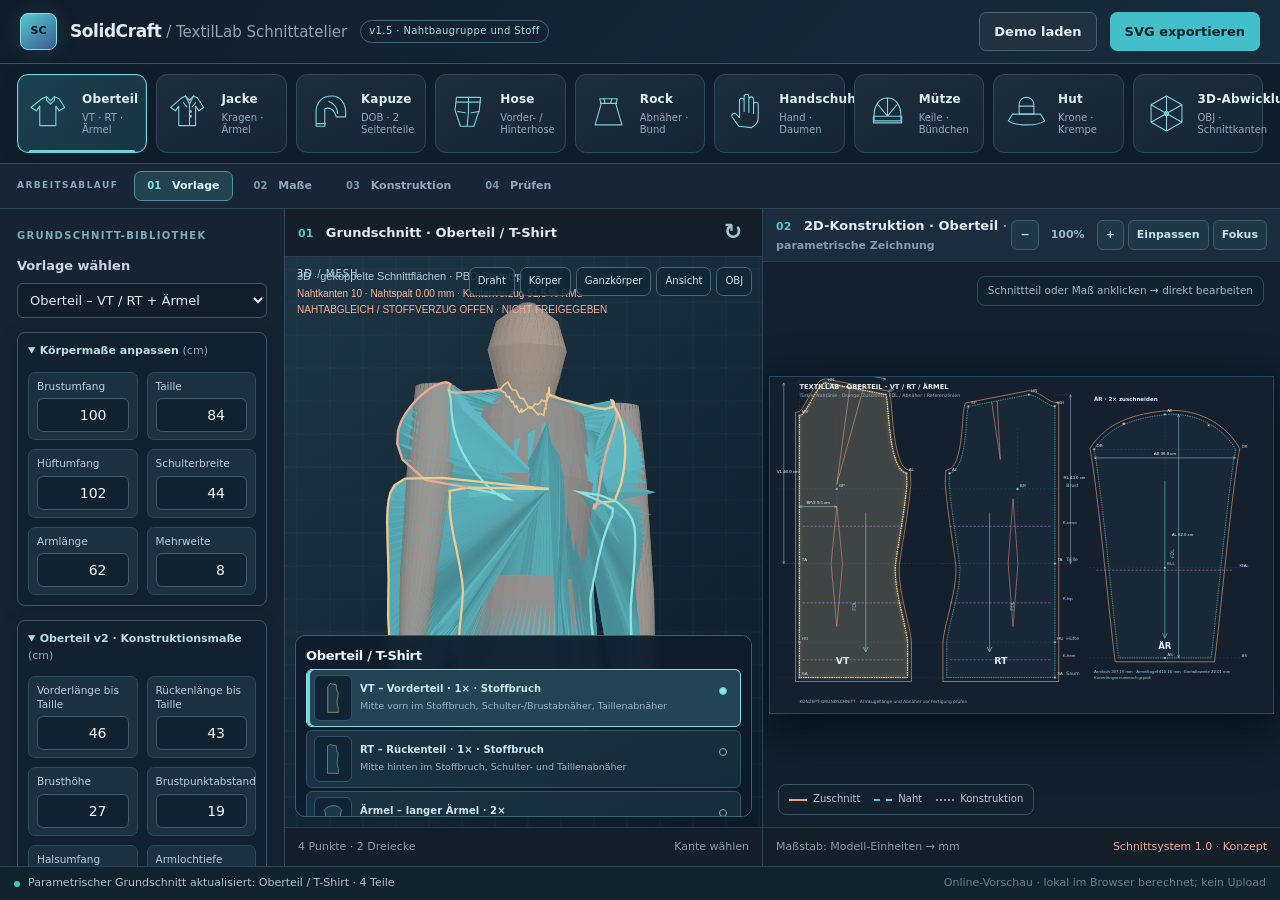
<file: docs/textillab/index.html>
<!doctype html>
<html lang="de">
<head>
  <meta charset="utf-8">
  <meta name="viewport" content="width=device-width,initial-scale=1">
  <title>SolidCraft · TextilLab Schnittatelier</title>
  <link rel="stylesheet" href="./style.css">
  <link rel="stylesheet" href="./studio-workspace.css">
  <script defer src="./browser-engine.js"></script>
  <script defer src="./bodice-v2.js"></script>
  <script defer src="./pants-system.js"></script>
  <script defer src="./ruleset-registry.js"></script>
  <script defer src="./seam-contracts.js"></script>
  <script defer src="./hood-system.js"></script>
  <script defer src="./hood-drape.js"></script>
  <script defer src="./top-sewing.js"></script>
  <script defer src="./garment-3d.js"></script>
  <script defer src="./pattern-library.js"></script>
  <script defer src="./drafting-system.js"></script>
  <script defer src="./app.js"></script>
  <script defer src="./studio-workspace.js"></script>
</head>
<body>
<header class="topbar">
  <div class="brand">
    <div class="brandmark">SC</div>
    <div><strong>SolidCraft</strong><span> / TextilLab Schnittatelier</span></div>
    <span class="tag">v1.5 · Nahtbaugruppe und Stoff</span>
  </div>
  <div class="topactions">
    <span class="topnote">Online-Demo · Browser-Geometrie</span>
    <button id="sampleBtn" class="btn soft">Demo laden</button>
    <button id="exportBtn" class="btn primary" disabled>SVG exportieren</button>
  </div>
</header>
<nav id="templateStrip" class="template-strip" aria-label="Grundschnitt auswählen"></nav>
<div class="workflow-bar" role="group" aria-label="Konstruktionsablauf">
  <span class="workflow-caption">ARBEITSABLAUF</span>
  <button type="button" class="workflow-step is-active" data-step="template"><span>01</span> Vorlage</button>
  <button type="button" class="workflow-step" data-step="measure"><span>02</span> Maße</button>
  <button type="button" class="workflow-step" data-step="construction"><span>03</span> Konstruktion</button>
  <button type="button" class="workflow-step" data-step="check"><span>04</span> Prüfen</button>
  <div id="workspaceContext" class="workflow-context">Grundschnitt wählen</div>
</div>
<main class="workbench">
  <aside class="sidebar">
    <div class="sectiontitle">GRUNDSCHNITT-BIBLIOTHEK</div>
    <div class="section">
      <label for="templateType" class="fieldlabel">Vorlage wählen</label>
      <select id="templateType" class="full">
        <option value="top">Oberteil – VT / RT + Ärmel</option>
        <option value="jacket">Jacke</option>
        <option value="hood">Kapuze – parametrisch</option>
        <option value="trousers">Hose – Vorder-/Hinterhose v2</option>
        <option value="glove">Handschuh</option>
        <option value="beanie">Mütze</option>
        <option value="hat">Hut</option>
        <option value="skirt">Rock</option>
        <option value="mesh">3D-Modell abwickeln (OBJ)</option>
      </select>
      <details class="measure-details" open>
        <summary>Körpermaße anpassen <span>(cm)</span></summary>
        <div class="measure-grid"><label class="measure-input"><span>Brustumfang</span><input id="m-chest" type="number" min="1" max="300" step="0.5" value="100" aria-label="Brustumfang in Zentimeter"></label>
<label class="measure-input"><span>Taille</span><input id="m-waist" type="number" min="1" max="300" step="0.5" value="84" aria-label="Taille in Zentimeter"></label>
<label class="measure-input"><span>Hüftumfang</span><input id="m-hip" type="number" min="1" max="300" step="0.5" value="102" aria-label="Hüftumfang in Zentimeter"></label>
<label class="measure-input"><span>Oberteillänge</span><input id="m-back" type="number" min="1" max="300" step="0.5" value="65" aria-label="Oberteillänge in Zentimeter"></label>
<label class="measure-input"><span>Schulterbreite</span><input id="m-shoulder" type="number" min="1" max="300" step="0.5" value="44" aria-label="Schulterbreite in Zentimeter"></label>
<label class="measure-input"><span>Armlänge</span><input id="m-sleeve" type="number" min="1" max="300" step="0.5" value="62" aria-label="Armlänge in Zentimeter"></label>
<label class="measure-input"><span>Schrittlänge</span><input id="m-inseam" type="number" min="1" max="300" step="0.5" value="80" aria-label="Schrittlänge in Zentimeter"></label>
<label class="measure-input"><span>Kopfumfang</span><input id="m-head" type="number" min="1" max="300" step="0.5" value="57" aria-label="Kopfumfang in Zentimeter"></label>
<label class="measure-input"><span>Handumfang</span><input id="m-hand" type="number" min="1" max="300" step="0.5" value="22" aria-label="Handumfang in Zentimeter"></label>
<label class="measure-input"><span>Handlänge</span><input id="m-handLength" type="number" min="1" max="300" step="0.5" value="19" aria-label="Handlänge in Zentimeter"></label>
<label class="measure-input"><span>Mehrweite</span><input id="m-ease" type="number" min="1" max="300" step="0.5" value="8" aria-label="Mehrweite in Zentimeter"></label></div>
      </details>
      <details class="measure-details top-only" open><summary>Oberteil v2 · Konstruktionsmaße <span>(cm)</span></summary><div class="measure-grid"><label class="measure-input"><span>Vorderlänge bis Taille</span><input id="m-frontLength" type="number" min="0.5" max="300" step="0.5" value="46" aria-label="Vorderlänge bis Taille in Zentimeter"></label><label class="measure-input"><span>Rückenlänge bis Taille</span><input id="m-backWaist" type="number" min="0.5" max="300" step="0.5" value="43" aria-label="Rückenlänge bis Taille in Zentimeter"></label><label class="measure-input"><span>Brusthöhe</span><input id="m-bustHeight" type="number" min="0.5" max="300" step="0.5" value="27" aria-label="Brusthöhe in Zentimeter"></label><label class="measure-input"><span>Brustpunktabstand</span><input id="m-bustSpan" type="number" min="0.5" max="300" step="0.5" value="19" aria-label="Brustpunktabstand in Zentimeter"></label><label class="measure-input"><span>Halsumfang</span><input id="m-neck" type="number" min="0.5" max="300" step="0.5" value="38" aria-label="Halsumfang in Zentimeter"></label><label class="measure-input"><span>Armlochtiefe</span><input id="m-armholeDepth" type="number" min="0.5" max="300" step="0.5" value="23" aria-label="Armlochtiefe in Zentimeter"></label><label class="measure-input"><span>Taille bis Hüfte</span><input id="m-waistToHip" type="number" min="0.5" max="300" step="0.5" value="20" aria-label="Taille bis Hüfte in Zentimeter"></label><label class="measure-input"><span>Taille bis Saum</span><input id="m-hemBelowWaist" type="number" min="0.5" max="300" step="0.5" value="29" aria-label="Taille bis Saum in Zentimeter"></label><label class="measure-input"><span>Schulterabfall</span><input id="m-shoulderSlope" type="number" min="0.5" max="300" step="0.5" value="3" aria-label="Schulterabfall in Zentimeter"></label><label class="measure-input"><span>Oberarmumfang</span><input id="m-upperArm" type="number" min="1" max="300" step="0.5" value="34" aria-label="Oberarmumfang in Zentimeter"></label><label class="measure-input"><span>Handgelenkumfang</span><input id="m-wrist" type="number" min="1" max="300" step="0.5" value="19" aria-label="Handgelenkumfang in Zentimeter"></label></div><div class="hint">VT, RT und 2 Ärmel mit Brust-, Taillen- und Hüftlinien, Abnähern, Ärmelkugel und Fadenlauf.</div></details><div class="hint">Grundschnitt-Prototypen: Maße und Mehrweite anpassen, Passform mit Probeteil prüfen.</div>
    </div>
    

    <div class="hood-only hood-setup" id="hoodPanel">
 <div class="sectiontitle">HOODLAB · KAPUZENKONSTRUKTION</div>
 <div class="section">
  <label class="fieldlabel" for="hoodVariant">Kapuzenvariante</label>
  <select id="hoodVariant" class="full">
   <option value="close">Anliegend · DOB-Zahlenreferenz</option>
   <option value="relaxed">Aufgelockert · DOB-Zahlenreferenz</option>
   <option value="dartless">Abnäherlos · vereinfachter Entwurf</option>
  </select>
  <label class="fieldlabel gap-top" for="hoodProfile">Konstruktionsprofil</label>
  <select id="hoodProfile" class="full">
   <option value="women">Damen · DOB</option>
   <option value="men">Herren · HAKA (noch nicht geprüft)</option>
   <option value="child">Kinder (noch nicht geprüft)</option>
  </select>
  <p class="hint">Fachliche Zahlenbezüge: <a href="https://www.muellerundsohn.com/allgemein/schnittkonstruktion-kapuze/" target="_blank" rel="noopener noreferrer">Müller &amp; Sohn – Kapuzenkonstruktion</a>. Die Bézier-Konturen und 3D-Form sind eigenständige Näherungen.</p>
  <details class="measure-details" open><summary>Kapuzen- und Halsmaße <span>(cm)</span></summary>
   <div class="measure-grid">
    <label class="measure-input"><span>Kopfumfang</span><input id="h-headCirc" type="number" step=".5" min="36" max="70" value="57"></label>
    <label class="measure-input"><span>Halsloch hinten</span><input id="h-backNeck" type="number" step=".5" min="5" max="25" value="10"></label>
    <label class="measure-input"><span>Halsloch vorne</span><input id="h-frontNeck" type="number" step=".5" min="5" max="25" value="12"></label>
    <label class="measure-input"><span>Halsspiegelbreite</span><input id="h-neckWidth" type="number" step=".5" min="3" max="15" value="8"></label>
    <label class="measure-input"><span>Halslochvertiefung</span><input id="h-frontNeckDrop" type="number" step=".5" min="0" max="14" value="5"></label>
    <label class="measure-input"><span>Kapuzenhöhe</span><input id="h-hoodHeight" type="number" step=".5" min="22" max="45" value="32"></label>
    <label class="measure-input"><span>Kapuzentiefe</span><input id="h-hoodDepth" type="number" step=".5" min="18" max="42" value="27"></label>
    <label class="measure-input"><span>Abnäherreserve</span><input id="h-dartIntake" type="number" step=".5" min="0" max="7" value="3.5"></label>
    <label class="measure-input"><span>Übertritt</span><input id="h-faceOverlap" type="number" step=".5" min="0" max="5" value="0"></label>
   </div>
  </details>
  <div class="fieldrow" id="hoodChildAgeRow" hidden>
    <label for="hoodAgeYears">Alter im Kinderprofil</label>
    <div class="inputunit"><input id="hoodAgeYears" type="number" min="1" max="14" value="8" step="1"><span>Jahre</span></div>
  </div>
  <div class="fieldrow gap-top"><label for="hoodJoinMode">Naht-Verbindung</label>
   <select id="hoodJoinMode"><option value="match">Gleich lang</option><option value="stretch">Gezielt dehnen</option><option value="ease">Gezielt einhalten</option></select>
  </div>
  <div class="fieldrow" id="hoodEaseRow" hidden><label for="hoodAllowedEase">Einhalteweite / Halbkapuze</label>
   <div class="inputunit"><input id="hoodAllowedEase" type="number" value=".5" step=".1" min="0" max="4"><span>cm</span></div>
  </div>
  <div class="fieldrow" id="hoodStretchRow" hidden>
    <label for="hoodStretchPct">Materialdehnung</label>
    <div class="inputunit"><input id="hoodStretchPct" type="number" min=".1" max="12" value="4" step=".5"><span>%</span></div>
  </div>
  <label class="hood-verified" id="hoodVerifiedRow" hidden>
    <input id="hoodVerifiedMaterial" type="checkbox"> Dehnung am verwendeten Stoff tatsächlich geprüft
  </label>
 </div>
 <div class="sectiontitle">KONSTRUKTIONSREGELN UND NAHTKONTROLLE</div>
 <div class="section" id="hoodRuleReport" aria-live="polite"></div>
 <div class="section"><p class="hint" id="hoodSourceNote">Damenwerte teilweise öffentlich dokumentiert. Kein geprüftes Serien-Schnittsystem.</p></div>
</div>

<div class="fit-only">
 <div class="sectiontitle">3D-ANPROBE · KÖRPER UND STOFF</div>
 <label class="top-seam-only top-avatar-linked"><input id="topAvatarLink" type="checkbox" checked> Körpermaße automatisch mit dem Oberteil synchronisieren</label>
 <div class="section hood-fit-panel">
  <label class="fieldlabel" for="fitProfile">3D-Körperprofil (Beispielmaße, keine Normgrößentabelle)</label>
  <select id="fitProfile" class="full">
    <option value="women">Damen</option><option value="men">Herren</option><option value="child">Kinder</option>
  </select>
  <details class="measure-details" open>
   <summary>Maßpuppe einstellen <span>(cm)</span></summary>
   <div class="measure-grid">
    <label class="measure-input"><span>Körpergröße</span><input id="fitHeight" type="number" min="70" max="225" step=".5" value="168"></label>
    <label class="measure-input"><span>Schulterbreite</span><input id="fitShoulder" type="number" min="22" max="65" step=".5" value="41"></label>
    <label class="measure-input"><span>Brustumfang</span><input id="fitChest" type="number" min="42" max="170" step=".5" value="94"></label>
    <label class="measure-input"><span>Taillenumfang</span><input id="fitWaist" type="number" min="39" max="170" step=".5" value="75"></label>
    <label class="measure-input"><span>Hüftumfang</span><input id="fitHip" type="number" min="42" max="190" step=".5" value="99"></label>
    <label class="measure-input"><span>Halsumfang</span><input id="fitNeck" type="number" min="20" max="59" step=".5" value="35"></label>
   </div>
  </details>
  <details class="measure-details" open>
   <summary>Stoff und Drapierung</summary>
   <label for="fabricPreset" class="fieldlabel">Stoff-Beispieltyp</label>
   <select id="fabricPreset" class="full">
    <option value="cotton">Baumwolle – mittlere Steifigkeit</option>
    <option value="jersey">Jersey – weich / dehnbar</option>
    <option value="denim">Denim – schwer / steif</option>
    <option value="shell">Softshell – formstabil</option>
   </select>
   <div class="hood-fabric-sliders">
    <label for="fabricStiffness">Zugsteifigkeit <output id="fabricStiffnessValue">0,53</output>
     <input id="fabricStiffness" type="range" min=".03" max="1" step=".01" value=".53"></label>
    <label for="fabricBending">Biegesteifigkeit <output id="fabricBendingValue">0,30</output>
     <input id="fabricBending" type="range" min=".02" max="1" step=".01" value=".30"></label>
    <label for="fabricDrape">Schwerkraft-Drapierung <output id="fabricDrapeValue">0,58</output>
     <input id="fabricDrape" type="range" min="0" max="2" step=".02" value=".58"></label>
    <label for="fabricClearance">Abstand zum Körper (mm)
     <input id="fabricClearance" type="number" min="2" max="35" step="1" value="9"></label>
   </div>
  </details>
  <p class="hint">Stoffverhalten: Feder-/Masse-Modell mit Schwerkraft und Körperkollision. Stoffeigenschaften sind beispielhaft, nicht kalibriert. Faltenwurf und Passform sind nicht freigegeben.</p>
  <div id="hoodDrapeReport" class="hood-drape-report" aria-live="polite">3D-Nähkanten und Stoffberechnung erscheinen nach der Konstruktion.</div>
 </div>


 <div class="top-seam-only" id="topSewingReport" aria-live="polite">
  Die 3D-Schnittbaugruppe wird aus den tatsächlich berechneten Vorder-, Rücken- und Ärmelnähten erstellt.
 </div>

</div>

<div class="pants-only pants-setup">
  <div class="sectiontitle">HOSENSCHNITT · REGELBASIERT</div>
  <div class="section">
    <label class="fieldlabel" for="pantsMethod">Konstruktionssystem</label>
    <select id="pantsMethod" class="full">
      <option value="textillab.pants.experimental.1">TextilLab Experimental 1</option>
      <option value="muller.sohn.pending" disabled>Müller &amp; Sohn – Quellenabgleich offen</option>
    </select>
    <p class="hint">Unabhängige Prototypformeln. Fachliche Validierung anhand deiner Bücher folgt über dokumentierte Referenzwerte.</p>
    <details class="measure-details" open>
      <summary>Hosen-Konstruktionsmaße <span>(cm)</span></summary>
      <div class="measure-grid"><label class="measure-input"><span>Seitenlänge</span><input id="m-outseam" type="number" step="0.5" value="108" aria-label="Seitenlänge in Zentimeter"></label>
<label class="measure-input"><span>Leibhöhe / Sitztiefe</span><input id="m-crotchDepth" type="number" step="0.5" value="28" aria-label="Leibhöhe / Sitztiefe in Zentimeter"></label>
<label class="measure-input"><span>Taille–Hüfte</span><input id="m-pantsWaistToHip" type="number" step="0.5" value="20" aria-label="Taille–Hüfte in Zentimeter"></label>
<label class="measure-input"><span>Taille–Knie</span><input id="m-waistToKnee" type="number" step="0.5" value="60" aria-label="Taille–Knie in Zentimeter"></label>
<label class="measure-input"><span>Oberschenkelumfang</span><input id="m-thigh" type="number" step="0.5" value="64" aria-label="Oberschenkelumfang in Zentimeter"></label>
<label class="measure-input"><span>Knieumfang</span><input id="m-knee" type="number" step="0.5" value="48" aria-label="Knieumfang in Zentimeter"></label>
<label class="measure-input"><span>Saumumfang je Bein</span><input id="m-hem" type="number" step="0.5" value="44" aria-label="Saumumfang je Bein in Zentimeter"></label>
<label class="measure-input"><span>Hüftzugabe</span><input id="m-hipEase" type="number" step="0.5" value="4" aria-label="Hüftzugabe in Zentimeter"></label>
<label class="measure-input"><span>Taillenzugabe</span><input id="m-waistEase" type="number" step="0.5" value="2" aria-label="Taillenzugabe in Zentimeter"></label>
<label class="measure-input"><span>Abnäher hinten</span><input id="m-dartIntake" type="number" step="0.5" value="2" aria-label="Abnäher hinten in Zentimeter"></label>
<label class="measure-input"><span>Schrittausladung ±</span><input id="m-crotchExtension" type="number" step="0.5" value="0" aria-label="Schrittausladung ± in Zentimeter"></label></div>
    </details>
  </div>
  <div class="sectiontitle">REGELN UND NAHTKONTROLLE</div>
  <div class="section" id="pantsRuleReport" aria-live="polite"></div>
  <div class="sectiontitle">BUCH-REFERENZVERGLEICH</div>
  <div class="section">
    <p class="hint">Referenzblatt mit Buchtitel, Ausgabe, Seiten und eigenen Kontrollmaßen importieren. Keine unbekannten Formeln werden als Müller &amp; Sohn ausgegeben.</p>
    <label for="pantsReferenceFile" class="btn soft" style="display:inline-flex">Referenzwerte laden (JSON)</label>
    <input id="pantsReferenceFile" type="file" accept=".json,application/json" hidden>
    <div id="pantsReferenceReport" class="pants-reference-report" aria-live="polite"></div>
  </div>
</div>

<div class="v1-panel top-only">
      <div class="sectiontitle">SCHNITTSYSTEM · TEXTILLAB EXPERIMENTAL 1</div>
      <div class="section">
        <div class="fieldrow">
          <label for="draftFit">Passform</label>
          <select id="draftFit"><option value="fitted">Körpernah</option><option value="regular" selected>Regular</option><option value="comfort">Bequem</option><option value="loose">Weit</option><option value="oversize">Oversize</option><option value="custom">Eigene Mehrweite</option></select>
        </div>
        <div class="fieldrow">
          <label for="draftStyle">Modellvariante</label>
          <select id="draftStyle"><option value="bodice" selected>Grundschnitt</option><option value="shirt">Shirt</option><option value="blouse">Bluse</option><option value="jacket">Jackenbasis</option><option value="coat">Mantelbasis</option><option value="sleeveless">Ärmellos</option></select>
        </div>
        <div class="fieldrow">
          <label for="draftEase">Ziel-Einhalteweite</label>
          <div class="inputunit"><input id="draftEase" type="number" value="22" step="1" min="0" max="45"><span>mm</span></div>
        </div>
      </div>
      <div class="sectiontitle">VERLÄNGERN / KÜRZEN</div>
      <div class="section">
        <p class="hint">Änderungen wirken auf benannte Körperabschnitte und lösen eine neue Konstruktion aus, nicht nur eine SVG-Skalierung.</p>
        <div class="measure-grid">
          <label class="measure-input"><span>K1 Brust–Taille</span><input id="zone-torso" type="number" value="0" step="0.5" min="-12" max="35" aria-label="Brust Taille verlängern kürzen in cm"></label>
          <label class="measure-input"><span>K2 Taille–Hüfte</span><input id="zone-hip" type="number" value="0" step="0.5" min="-12" max="35" aria-label="Taille Hüfte verlängern kürzen in cm"></label>
          <label class="measure-input"><span>K3 Unterhalb Hüfte</span><input id="zone-hem" type="number" value="0" step="0.5" min="-12" max="35" aria-label="Saum verlängern kürzen in cm"></label>
          <label class="measure-input"><span>K4 Ärmellänge</span><input id="zone-sleeve" type="number" value="0" step="0.5" min="-12" max="35" aria-label="Ärmel verlängern kürzen in cm"></label>
        </div>
        <div class="v1-actions">
          <button id="draftUndo" class="btn soft" type="button">↶ Rückgängig</button>
          <button id="draftRedo" class="btn soft" type="button">↷ Wiederholen</button>
        </div>
      </div>
      <div class="sectiontitle">ZEICHNUNGSEBENEN</div>
      <div class="section layer-grid" id="draftLayers">
        <label><input type="checkbox" id="layer-guides" checked> Konstruktionslinien</label>
        <label><input type="checkbox" id="layer-dimensions" checked> Bemaßung</label>
        <label><input type="checkbox" id="layer-points" checked> Punktnamen</label>
        <label><input type="checkbox" id="layer-alterations" checked> Änderungslinien</label>
        <label><input type="checkbox" id="layer-notes" checked> Nahtkontrolle</label>
      </div>
      <div class="v1-actions">
        <button id="draftSave" class="btn soft" type="button">Projekt JSON</button>
        <label for="draftLoad" class="btn soft">Projekt öffnen</label>
        <input id="draftLoad" type="file" accept="application/json,.json" hidden>
      </div>
    </div>

    <div class="sectiontitle mesh-only">TEXTIL-PROJEKT</div>
    <div class="section mesh-only">
      <label class="fieldlabel" for="objFile">3D-Oberfläche importieren</label>
      <label class="fileinput" for="objFile">
        <span class="fileicon">↑</span><strong>OBJ-Datei auswählen</strong>
        <small>Dreiecke und Vierecke · max. 2 MB</small>
      </label>
      <input id="objFile" type="file" accept=".obj,text/plain" hidden>
      <div class="filemeta" id="fileName">Beispieldatei wird geladen …</div>
      <div class="fieldrow">
        <label for="units">Modell-Einheit</label>
        <select id="units">
          <option value="mm" selected>Millimeter</option>
          <option value="cm">Zentimeter</option>
          <option value="m">Meter</option>
        </select>
      </div>
    </div>
    <div class="sectiontitle">MATERIAL & ZUSCHNITT</div>
    <div class="section">
      <label class="fieldlabel" for="material">Material (Beispielwerte)</label>
      <select id="material" class="full">
        <option value="210" selected>Nylon 420D · 210 g/m²</option>
        <option value="350">Beschichtetes Gewebe · 350 g/m²</option>
        <option value="150">Baumwolle · 150 g/m²</option>
        <option value="custom">Benutzerdefiniert</option>
      </select>
      <div class="fieldrow gap-top">
        <label for="density">Flächengewicht</label>
        <div class="inputunit"><input id="density" type="number" value="210" min="1" max="5000" step="1"><span>g/m²</span></div>
      </div>
      <div class="fieldrow">
        <label for="allowance">Nahtzugabe</label>
        <div class="inputunit"><input id="allowance" type="number" value="10" min="0" max="200" step=".5"><span>mm</span></div>
      </div>
      <div class="hint">Die Materialdaten dienen zur überschlägigen Berechnung und sind nicht zertifiziert.</div>
    </div>
    <div class="sectiontitle mesh-only">SCHNITTKANTEN</div>
    <div class="section mesh-only">
      <p class="sidecopy">Klicke im 3D-Fenster auf eine <strong>innere Netzkante</strong>. Rot bedeutet: Hier wird die Stofffläche getrennt.</p>
      <div class="fieldrow"><span>Aktive Trennkanten</span><strong id="seamCount">0</strong></div>
      <div id="seamList" class="seamlist"><span class="muted">Noch keine</span></div>
      <button id="clearBtn" class="btn full soft">Schnittkanten zurücksetzen</button>
    </div>
    <div class="sidebarbottom">Browser-Demo · keine Fertigungsvorlage</div>
  </aside>
  <div class="panes">
    <section class="pane modelpane">
      <div class="panelbar"><div><span class="panelid">01</span> <span id="modelPanelTitle">Grundschnitt-Bibliothek</span></div><button class="iconbutton" id="viewBtn" title="3D-Ansicht zurücksetzen">↻</button></div>
      <div class="modelcontainer">
        <div id="libraryInfo" class="library-overview" aria-live="polite"></div>
        <canvas id="garmentCanvas" class="garment3d-canvas" aria-label="Drehbare 3D-Kleidungsansicht"></canvas>
        <div class="garment3d-tools" id="garment3dTools">
          <button id="garmentWire" type="button" aria-pressed="false" title="Drahtgitter an/aus">Draht</button>
          <button id="garmentBody" type="button" aria-pressed="true" title="Kopf-Referenz an/aus">Körper</button>
          <button id="garmentFullBody" type="button" aria-pressed="false" title="Ganze Maßpuppe anzeigen">Ganzkörper</button>
          <button id="garmentReset" type="button" title="3D-Ansicht zurücksetzen">Ansicht</button>
          <button id="garmentObj" type="button" title="Schematisches 3D-Modell als OBJ exportieren">OBJ</button>
        </div>
        <canvas id="modelCanvas" aria-label="Interaktive 3D-Ansicht mit wählbaren Mesh-Kanten"></canvas>
        <div class="viewhint">Ziehen: Drehen · Mausrad: Zoom · Klick auf Kante: Schnitt setzen</div>
        <div class="axes">3D / MESH</div>
      </div>
      <div class="panefooter"><span id="meshStats">Keine Geometrie</span><span id="faceInfo">Kante wählen</span></div>
    </section>
    <section class="pane cutpane">
      <div class="panelbar"><div><span class="panelid">02</span> <span id="drawingPaneTitle">2D-Schnittmuster</span> <span class="muted small">· parametrische Zeichnung</span></div>
<div class="drawing-tools" role="group" aria-label="Zeichnung bedienen">
 <button type="button" id="zoomOut" title="Zeichnung verkleinern" aria-label="Verkleinern">−</button>
 <output id="zoomValue" aria-label="Zoom">100%</output>
 <button type="button" id="zoomIn" title="Zeichnung vergrößern" aria-label="Vergrößern">+</button>
 <button type="button" id="zoomFit" title="Zeichnung einpassen">Einpassen</button>
 <button type="button" id="focusDrawing" title="Zeichnung maximieren" aria-pressed="false">Fokus</button>
</div></div>
      <div class="previewcontainer" id="previewContainer">
        <div id="preview" class="preview" role="region" aria-label="Interaktive technische Schnittzeichnung">
          <div class="placeholder">Schnittmuster wird berechnet …</div>
        </div>
        <div class="legend"><span><i class="legendcut"></i> Zuschnitt</span><span><i class="legendsew"></i> Naht</span><span><i class="legendguide"></i> Konstruktion</span></div>
<div class="drawing-hint" id="drawingHint">Schnittteile anklicken, um sie auszuwählen · Maße direkt bearbeiten</div>
      </div>
      <div class="panefooter"><span>Maßstab: Modell-Einheiten → mm</span><span id="errorDetail"></span></div>
    </section>
  </div>
  <aside class="inspector">
    <div class="inspector-status">
  <span class="inspector-kicker">AKTUELLES SCHNITTTEIL</span>
  <strong id="selectedPieceTitle">Noch nichts gewählt</strong>
  <p id="selectedPieceInfo">Wähle in der Zeichnung ein Schnittteil aus.</p>
</div>
<div class="sectiontitle">ERGEBNISSE</div>
    <div class="metric"><span>Schnittteile</span><strong id="pieces">–</strong></div>
    <div class="metric"><span>Nahtfläche</span><strong id="sewnArea">–</strong><small>m²</small></div>
    <div class="metric"><span>Zuschnittfläche</span><strong id="cutArea">–</strong><small>m²</small></div>
    <div class="metric"><span>Stoffgewicht (ca.)</span><strong id="mass">–</strong><small>g</small></div>
<div class="sectiontitle withgap top-only">KONSTRUKTIONSREGELN</div>
    <div id="draftRuleReport" class="rule-report top-only"></div>
    <div class="source-reference pants-only" id="systemSourceReference">
  <div class="inspector-kicker">REFERENZ · MÜLLER &amp; SOHN</div>
  <p>Grundschnitt Standardhose – Vorlage für unseren fachlichen Abgleich, noch nicht als Konstruktionsregeln übernommen.</p>
  <a href="https://www.muellerundsohn.com/allgemein/schnittmuster-grundschnitt-hose-und-bundfaltenhose/" target="_blank" rel="noopener noreferrer">Original-Konstruktion beim Verlag ansehen ↗</a>
  <a href="./examples/trousers-v11.svg" target="_blank" rel="noopener noreferrer">Aktueller TextilLab-Prototyp ↗</a>
</div>
<div class="sectiontitle withgap">HINWEISE</div>
    <p class="inspectorcopy">Diese kostenlose Online-Vorschau verwendet eine JavaScript-Umsetzung der Kerngeometrie. Die installierbare TextilLab-Version berechnet mit Rust. Aktuell sind abwickelbare Dreiecksnetze und konvexe Zuschnittkonturen mit Nahtzugabe unterstützt.</p>
    <p class="inspectorcopy">Doppelt gekrümmte Flächen benötigen später Dehnungsoptimierung und automatische Teilungsnähte.</p>
  </aside>
</main>
<footer class="statusline"><span class="statusdot"></span><span id="status">Studio wird initialisiert …</span><span class="right">Online-Vorschau · lokal im Browser berechnet; kein Upload</span></footer>
</body>
</html>
</file>
<file: docs/textillab/style.css>
:root{color-scheme:dark;--bg:#101820;--panel:#17222e;--panel2:#1b2836;--border:#2c3a49;--text:#e4ebf4;--muted:#8998aa;--accent:#54c5d1;--orange:#ef9f74}
*{box-sizing:border-box}html,body{width:100%;height:100%;margin:0}body{background:var(--bg);font:13px/1.48 "Segoe UI",Inter,system-ui,sans-serif;color:var(--text);display:flex;flex-direction:column;overflow:hidden}
button,input,select{font:inherit}button{cursor:pointer}button:disabled{opacity:.4;cursor:not-allowed}
.topbar{height:58px;display:flex;align-items:center;justify-content:space-between;border-bottom:1px solid var(--border);padding:0 19px;flex-shrink:0;background:#151e28}
.brand,.topactions{display:flex;align-items:center;gap:13px}.brand{font-size:15px}.brand span{color:#91a1b3}.brandmark{background:linear-gradient(145deg,#55c9d2,#3b5a90);color:#0c1b24;font-weight:900;padding:6px 7px;border-radius:8px;font-size:11px}.tag{font-size:10px;padding:3px 8px;border:1px solid #416473;border-radius:99px!important;color:#a3dde4!important;letter-spacing:.04em}.topnote{color:var(--muted);font-size:11px}
.btn{border:1px solid #476075;border-radius:7px;padding:8px 12px;color:var(--text);background:#233547;font-weight:600;transition:.15s}.btn:hover:not(:disabled){background:#30465a}.btn.primary{background:#42bfc9;color:#08242b;border:1px solid #42bfc9}.btn.primary:hover:not(:disabled){background:#72dae1}.btn.soft{background:#223140}
.workbench{display:grid;grid-template-columns:250px minmax(0,1fr) 207px;min-height:0;flex:1}
.sidebar,.inspector{overflow:auto;background:var(--panel);padding:16px 14px;border-right:1px solid var(--border)}.inspector{border-left:1px solid var(--border);border-right:0}
.sectiontitle{font-size:10px;font-weight:700;color:#829db2;letter-spacing:.14em;margin:3px 0 12px}.sectiontitle:not(:first-child){margin-top:19px;padding-top:18px;border-top:1px solid var(--border)}
.section{margin-bottom:10px}.fieldlabel{display:block;color:#cad6e4;font-weight:600;margin-bottom:8px}.fileinput{min-height:98px;display:flex;flex-direction:column;align-items:center;justify-content:center;gap:2px;border:1px dashed #527385;background:#1d2d3b;border-radius:9px;text-align:center;cursor:pointer}.fileinput:hover{border-color:#7cdde1}.fileinput .fileicon{font-size:25px;color:var(--accent);line-height:1.1}.fileinput small{color:var(--muted);font-size:10px}.filemeta{color:var(--muted);font-size:11px;margin:8px 0 16px;overflow-wrap:anywhere}
.fieldrow{display:flex;align-items:center;justify-content:space-between;gap:10px;margin-bottom:11px}.fieldrow label,.fieldrow>span{color:#c5d1e1}.fieldrow select{max-width:125px}
select,input[type=number]{background:#121e2a;border:1px solid #3c5366;border-radius:6px;color:var(--text);height:35px;padding:0 8px}
select.full,.btn.full{width:100%}.inputunit{display:flex;align-items:center;gap:6px}.inputunit input{width:75px;text-align:right}.inputunit span{font-size:11px;color:var(--muted)}.gap-top{margin-top:15px}.hint,.sidecopy,.inspectorcopy{font-size:11px;color:var(--muted);line-height:1.6}.sidecopy strong{color:#d3e4ed}
.seamlist{min-height:60px;max-height:155px;overflow:auto;margin:10px 0;display:flex;align-content:flex-start;flex-wrap:wrap;gap:6px}.seamitem{border:1px solid #a65a52;background:#4f2a2b;border-radius:5px;padding:5px 7px;color:#fbb2a5}.muted{color:var(--muted)}.small{font-size:11px}.sidebarbottom{margin-top:25px;padding-top:15px;border-top:1px solid var(--border);font-size:11px;color:#61748a}
.panes{display:grid;grid-template-columns:1fr 1fr;min-width:0;min-height:0;gap:1px;background:var(--border)}.pane{background:#151f2a;display:flex;flex-direction:column;min-width:0;min-height:0}
.panelbar,.panefooter{height:48px;flex-shrink:0;display:flex;align-items:center;justify-content:space-between;padding:0 13px;border-bottom:1px solid var(--border);font-weight:600}
.panefooter{height:39px;border-top:1px solid var(--border);border-bottom:0;font-size:11px;font-weight:400;color:var(--muted);gap:8px}
.panelid{color:var(--accent);font-size:11px;margin-right:8px}.iconbutton{font-size:22px;color:#a5c4ce;background:none;border:0;padding:1px 7px;border-radius:5px}.iconbutton:hover{background:#2a3e51}.mini{font-size:10px;color:#7ccdd8;border:1px solid #3a6470;padding:2px 7px;border-radius:4px}
.modelcontainer,.previewcontainer{flex:1;min-height:0;position:relative;overflow:hidden}.modelcontainer{background:radial-gradient(ellipse at center,#203040 0%,#121e29 85%)}
#modelCanvas{width:100%;height:100%;display:block;cursor:crosshair;touch-action:none}.viewhint{position:absolute;left:13px;bottom:12px;color:#859bae;font-size:10px;pointer-events:none}.axes{position:absolute;top:12px;right:12px;font-size:10px;color:#637f93;pointer-events:none;letter-spacing:.1em}
.previewcontainer{background:#14202e}.preview{position:absolute;inset:0;overflow:auto;display:flex;align-items:center;justify-content:center;padding:12px}.preview svg{max-width:100%;max-height:100%;width:auto!important;height:auto!important;display:block}.placeholder{color:#7790a6;text-align:center;max-width:80%}
.legend{position:absolute;left:12px;bottom:11px;display:flex;gap:15px;font-size:10px;color:#b8c7d6;background:#14202ebf;padding:4px 7px;border-radius:4px;pointer-events:none}.legend span{display:flex;align-items:center;gap:6px}.legend i{display:block;width:18px;height:0;border-top:2px solid var(--orange)}.legend i.legendsew{border-top:2px dashed var(--accent)}
.metric{display:grid;grid-template-columns:1fr auto;gap:4px;margin-bottom:15px;border-bottom:1px solid #29394a;padding-bottom:12px}.metric>span{color:#a7b7c7;grid-column:1 / -1;font-size:11px}.metric strong{font-size:22px;font-weight:650;letter-spacing:-.02em}.metric small{font-size:10px;color:var(--muted);align-self:end;padding-bottom:5px}.sectiontitle.withgap{margin-top:30px}
.statusline{border-top:1px solid var(--border);height:34px;display:flex;align-items:center;gap:8px;background:#111d27;padding:0 14px;font-size:11px;color:#acc0d0;flex-shrink:0}.statusdot{background:#4ac7b0;width:6px;height:6px;border-radius:50%}.statusline .right{margin-left:auto;color:#657d92}#errorDetail{color:#efa69d;max-width:40%;white-space:nowrap;text-overflow:ellipsis;overflow:hidden}
@media(max-width:1300px){.workbench{grid-template-columns:226px minmax(0,1fr)}.inspector{display:none}.topnote{display:none}}
@media(max-width:900px){body{overflow:auto;min-height:100vh;height:auto}.workbench{grid-template-columns:1fr}.sidebar{display:grid;grid-template-columns:repeat(2,minmax(0,1fr));gap:0 18px}.sidebarbottom{display:none}.sectiontitle{grid-column:span 2}.panes{grid-template-columns:1fr;height:960px}.pane{min-height:450px}.topbar{gap:8px}.brand{font-size:13px}.topactions{gap:6px}.statusline .right{display:none}}
@media(max-width:520px){.sidebar{display:block}.topbar{padding:0 8px}.tag{display:none}.topactions .soft{display:none}.panes{height:850px}}

/* v0.6 parametric garment blocks */
.measure-details{margin-top:14px;border:1px solid var(--border);border-radius:8px;padding:10px;background:#12212e}
.measure-details summary{cursor:pointer;color:#badddf;font-weight:650;font-size:11px}
.measure-details summary span{color:#8ea6ba;font-weight:400}
.measure-grid{display:grid;grid-template-columns:1fr 1fr;gap:8px;margin-top:12px}
.measure-input{display:flex;flex-direction:column;gap:4px;min-width:0}
.measure-input span{font-size:10px;color:#a4b8cb}
.measure-input input{width:100%;min-width:0;text-align:right;height:30px;padding:3px 6px}
.library-overview{display:none;position:absolute;inset:0;padding:22px;overflow-y:auto;background:radial-gradient(ellipse at 35% 35%,#203647,#121e29 85%)}
.library-mode #libraryInfo{display:block}
.library-mode #modelCanvas,.library-mode .viewhint,.library-mode .axes,.library-mode .mesh-only{display:none!important}
.library-overview .title{font-size:21px;font-weight:700;color:#edf4fa;margin:0 0 7px}
.library-overview .smallhint{font-size:12px;color:#94aebe;line-height:1.65}
.library-overview .piece{border:1px solid #345067;border-radius:9px;background:#172a39;margin:10px 0;padding:11px}
.library-overview .piece strong{color:#cbe9f0;display:block}
.library-overview .piece span{font-size:11px;color:#9ab2c4}
.library-overview .caution{color:#ecad8a;border-left:3px solid #efaa81;padding:9px 11px;background:#4b362a48;font-size:11px;margin-top:14px}

/* VT / RT technical bodice draft */
.top-only{display:none}
.bodice-v2-mode .top-only{display:block}
.bodice-v2-mode .previewcontainer{background:#14202e}
.bodice-v2-mode .preview{padding:6px}
.bodice-v2-mode #preview svg{box-shadow:0 6px 34px #07141e65;border:1px solid #2c485b}
.bodice-v2-mode .legend{background:#293d4ade}

/* TextilLab v1.0 technical drafting workspace */
.v1-panel{border-top:1px solid #355267;margin-top:12px;padding-top:7px}
.v1-panel>.sectiontitle{color:#83d4dc}
.v1-panel .fieldrow select{max-width:128px}
.v1-actions{display:flex;gap:7px;flex-wrap:wrap;margin:11px 0}
.v1-actions .btn{font-size:11px;padding:7px 9px;flex:1;text-align:center}
.layer-grid{display:grid;grid-template-columns:1fr;gap:9px}
.layer-grid label{display:flex;align-items:center;gap:7px;color:#bfcedd;font-size:11px;cursor:pointer}
.layer-grid input{accent-color:#56c8d5}
#draftRuleReport{font-size:11px;line-height:1.55}
#draftRuleReport .draft-check{border-left:3px solid #71c8cc;margin:8px 0;padding:7px 8px;background:#223644;border-radius:3px;white-space:normal}
#draftRuleReport .draft-check.warning{border-color:#eea16e}
#draftRuleReport .rule-line{display:flex;align-items:baseline;justify-content:space-between;gap:6px;border-bottom:1px solid #2b4053;padding:5px 0}
#draftRuleReport .rule-line strong{font-size:11px;color:#bcd9e1;font-weight:600}
#draftRuleReport .rule-line span{color:#8bb2c2;text-align:right;font-variant-numeric:tabular-nums}
.bodice-v2-mode #preview svg .tl-dimension{cursor:pointer;pointer-events:all}
.bodice-v2-mode #preview svg .tl-dimension:hover{filter:drop-shadow(0 0 3px #bdefff)}
.bodice-v2-mode #preview svg #layer-construction-points circle{pointer-events:visiblePainted}
.bodice-v2-mode .previewcontainer .legend{background:#14202ee0}
.v1-help{font-size:11px;color:#99abbc;margin-top:7px}
@media(max-width:1300px){.v1-panel .measure-grid{grid-template-columns:1fr 1fr}}

/* Dedicated trousers construction rules, same SolidCraft dark visual system */
.pants-only{display:none}
.pants-mode .pants-only{display:block}
.pants-mode #libraryInfo .caution{border-color:#e3a063}
.pants-mode #preview svg{box-shadow:0 6px 34px #07141e65;border:1px solid #304b5e}
.pants-setup .sectiontitle{color:#86d4d9}
.pants-setup .measure-grid{grid-template-columns:1fr 1fr}
.pants-setup .measure-grid input{font-variant-numeric:tabular-nums}
.pants-setup .rule-line{display:flex;justify-content:space-between;gap:8px;padding:5px 0;border-bottom:1px solid #2b4053}
.pants-setup .rule-line strong{font-size:11px;font-weight:500;color:#bcd8e6}
.pants-setup .rule-line span{font-size:11px;color:#81c7d4;font-variant-numeric:tabular-nums;white-space:nowrap}
.pants-setup .draft-check{padding:8px 10px;border:1px solid #4d677a;border-radius:5px;background:#203443;color:#dcf0f3;line-height:1.6}
.pants-setup .draft-check.warning{border-color:#bc9060}
.pants-setup .v1-help{line-height:1.45;padding:3px 0}
.pants-reference-report{margin-top:9px}
</file>
<file: docs/textillab/studio-workspace.css>
/* TextilLab 1.2 – original, graphic SolidCraft cutting-room UI.
 * Preserves the generator, forms, 3D mesh viewer and SVG export logic.
 */
:root{
 --studio-deep:#0e1823;
 --studio-mid:#152737;
 --studio-line:#31495e;
 --studio-ink:#e7f1f8;
 --studio-cyan:#67d2dc;
 --studio-orange:#f2a476;
 --studio-muted:#90a8ba;
}
html,body{min-width:320px}
.topbar{height:64px;min-height:64px;padding-inline:20px;background:linear-gradient(135deg,#111d2b,#182c3c);border-color:#385265}
.brandmark{width:37px;height:37px;display:grid;place-items:center;border:1px solid #86e0e4;box-shadow:0 0 22px #50cadb22}
.brand strong{letter-spacing:-.025em;font-size:17px}
.brand .tag{font-size:10px}
.topactions .btn{padding:9px 14px}
.template-strip{display:flex;align-items:stretch;gap:9px;overflow-x:auto;overflow-y:hidden;scrollbar-width:thin;scrollbar-color:#3b6676 transparent;padding:10px 17px;background:#101e2b;min-height:100px;border-bottom:1px solid var(--studio-line);flex-shrink:0}
.template-card{flex:1 0 124px;max-width:215px;min-width:117px;display:flex;align-items:center;gap:10px;padding:10px 11px;border:1px solid #30485b;background:linear-gradient(155deg,#1c2d3b,#172533);border-radius:11px;text-align:left;color:#bed3df;transition:background .18s,border-color .18s,transform .18s;position:relative;white-space:nowrap}
.template-card:hover{background:#253d50;border-color:#4a92a3;transform:translateY(-1px)}
.template-card.is-current{background:linear-gradient(130deg,#1c424f,#193342);border-color:#71d5dc;box-shadow:inset 0 0 0 1px #6fc9d126,0 5px 18px #07192730;color:#f0fdff}
.template-card.is-current::after{content:"";position:absolute;left:11px;right:11px;bottom:-1px;height:3px;background:#6ad6da;border-radius:3px}
.template-card svg{width:43px;height:43px;min-width:43px;fill:none;stroke:#7bd3dc;stroke-width:1.65;stroke-linecap:round;stroke-linejoin:round}
.template-card .card-text{display:flex;flex-direction:column;gap:3px;min-width:0}
.template-card .card-text strong{font-size:12px;letter-spacing:.015em;color:#e0eff7}
.template-card .card-text small{font-size:10px;color:#8fabbc;font-weight:400;white-space:normal;line-height:1.2}
.workflow-bar{display:flex;align-items:center;gap:8px;padding:7px 17px;background:#172534;border-bottom:1px solid #2e4455;flex-shrink:0;min-height:44px;overflow-x:auto}
.workflow-caption,.inspector-kicker{font-size:9px;letter-spacing:.16em;font-weight:750;color:#8aa8b8;white-space:nowrap}
.workflow-caption{margin-right:8px}
.workflow-step{border:1px solid transparent;background:transparent;color:#8fa9b9;padding:6px 12px;border-radius:7px;font-size:11px;font-weight:600;white-space:nowrap}
.workflow-step span{font-size:10px;color:#7a98aa;margin-right:7px}
.workflow-step:hover{color:#eef9fb;background:#294154}
.workflow-step.is-active{border-color:#4d8e9e;background:#244351;color:#d8f7f8}
.workflow-step.is-active span{color:#8bdee0}
.workflow-context{margin-left:auto;color:#8daaba;font-size:11px;white-space:nowrap}
.workbench{grid-template-columns:305px minmax(0,1fr) 247px}
.sidebar{padding:17px 17px;background:#162432;border-right:1px solid #2f485b}
.inspector{padding:17px 14px;background:#162432;border-left:1px solid #2f485b}
.sidebar .sectiontitle,.inspector .sectiontitle{color:#7eaab7}
.sectiontitle{letter-spacing:.13em}
.sidebar select,.sidebar input:not([type="checkbox"]){outline-offset:1px}
.sidebar input:not([type="checkbox"]):focus-visible,.sidebar select:focus-visible{outline:2px solid #63c7d1;border-color:#63c7d1}
.sidebar .measure-details{border-color:#3a5568;background:#11212f;box-shadow:0 4px 18px #06111a2b}
.measure-details summary{cursor:pointer;user-select:none}
.measure-details summary:hover{color:#b8eef2}
.measure-grid{gap:9px}
.measure-input{background:#1c3040;border:1px solid #2e485d;border-radius:7px;padding:7px 8px;gap:5px}
.measure-input:focus-within{border-color:#69ccd4;box-shadow:0 0 0 1px #69ccd434}
.measure-input span{font-size:10.5px;color:#b7cedb;line-height:1.3}
.measure-input input{border:1px solid #43586a!important;background:#102130!important;height:34px!important;font-size:14px!important;color:#f2f7fa!important}
.measure-input input:focus{border-color:#64d4d6!important}
.measure-input[data-hidden="true"]{display:none}
.library-mode .panes{grid-template-columns:minmax(220px,.29fr) minmax(0,1fr)}
.library-mode .modelpane{min-width:0}
.library-mode .modelcontainer{background:#111f2c}
.library-overview{padding:21px 16px;background:radial-gradient(circle at top,#193241,#121f2c 72%)}
.library-overview .title{font-size:22px;letter-spacing:-.025em}
.library-overview .smallhint{border-left:2px solid #4d9faf;padding:7px 0 7px 10px;line-height:1.55}
.library-overview .piece{display:block;text-align:left;width:100%;border:1px solid #37546a;background:linear-gradient(155deg,#193241,#162b3a);margin:9px 0;padding:12px 12px;border-radius:10px;cursor:pointer;position:relative}
.library-overview .piece:hover{border-color:#67b6c4;background:#223e4b}
.library-overview .piece.is-selected{border-color:#8bdce1;background:#224453;box-shadow:inset 3px 0 0 #74d9dd}
.library-overview .piece:focus-visible{outline:2px solid #a3eff2;outline-offset:2px}
.library-overview .piece strong{font-size:12px;letter-spacing:.005em}
.library-overview .piece span{line-height:1.55;display:block;margin-top:3px}
.library-overview .caution{background:#40312440;border-radius:8px;border-left:3px solid var(--studio-orange)}
.library-overview .piece{display:flex;gap:10px;align-items:center}
.library-overview .piece-copy{flex:1;min-width:0}
.library-overview .piece-thumb{flex:0 0 62px;width:62px;height:85px;background:#102433;border-radius:6px;border:1px solid #325267;padding:4px}
.library-overview .piece-thumb polygon{fill:#30586a66;stroke:#82dce3;stroke-width:1.45;stroke-linejoin:round}
.library-overview .piece.is-selected .piece-thumb polygon{fill:#3d707644;stroke:#ffe0a1}
.library-overview .piece::before{content:"";width:6px;height:6px;display:inline-block;position:absolute;top:17px;right:13px;border:1px solid #69bdc5;border-radius:50%}
.library-overview .piece.is-selected::before{background:#8de8e5}
.inspector-status{border:1px solid #42617b;background:linear-gradient(145deg,#1e3748,#172a3b);padding:14px;border-radius:11px;margin-bottom:19px}
.inspector-status strong{display:block;color:#ebf8fa;font-size:15px;line-height:1.35;margin:7px 0}
.inspector-status p{font-size:11px;color:#9db9c9;margin:0;line-height:1.5}
.inspector .metric{margin-bottom:10px;padding:8px 0 10px}
.inspector .metric>span{font-size:10.5px}
.inspector .metric strong{font-size:20px;color:#ecf9fa}
.panes{background:#2c4354}
.cutpane .panelbar{height:53px;background:#1b2d3c}
.drawing-tools{display:flex;gap:4px;align-items:center;flex-shrink:0}
.drawing-tools button,.drawing-tools output{height:30px;min-width:27px;display:grid;place-items:center;border:1px solid #3c5c6e;background:#203747;border-radius:6px;color:#c5e3e8;padding:2px 8px;font-size:11px}
.drawing-tools button:hover{background:#2d5261;border-color:#75ccd1;color:#effcff}
.drawing-tools button.is-active{background:#38636d;border-color:#78d9e0}
.drawing-tools output{min-width:45px;background:transparent;border:none;color:#9bb9c6;font-variant-numeric:tabular-nums}
.previewcontainer{background-color:#111e2b;background-image:linear-gradient(#324d601a 1px,transparent 1px),linear-gradient(90deg,#324d601a 1px,transparent 1px);background-size:26px 26px;background-position:9px 9px}
.preview{padding:20px 24px 33px}
.preview svg{filter:drop-shadow(0 12px 20px #030c14af)}
.preview svg g[data-piece-id]{cursor:pointer}
.preview svg g[data-piece-id]:hover>path:first-child{filter:drop-shadow(0 0 4px #9ef1ea);stroke:#a9f4e7}
.preview svg g[data-piece-id].selected-piece>path:first-child{stroke:#ffe0a1;stroke-width:2.8px;filter:drop-shadow(0 0 4px #fdce83)}
.legend{bottom:12px;left:15px;border:1px solid #385265;padding:7px 10px;gap:14px;border-radius:8px;background:#0b1a28e8}
.legend i.legendguide{border-top:2px dotted #6d8da1}
.drawing-hint{position:absolute;top:14px;right:16px;max-width:290px;text-align:right;color:#9cb8c8;background:#10232fdc;padding:6px 10px;border:1px solid #2d4a5b;border-radius:8px;font-size:10.5px;pointer-events:none}
.source-reference{border:1px solid #405e71;background:linear-gradient(155deg,#1a3543,#1a2d3b);padding:13px;border-radius:10px;margin:17px 0}
.source-reference p{color:#abc3d2;font-size:11px;line-height:1.6}
.source-reference a{display:block;color:#83d6df;text-decoration:none;font-size:11px;padding:4px 0}
.source-reference a:hover{text-decoration:underline}
.focus-pattern .inspector,.focus-pattern .modelpane{display:none!important}
.focus-pattern .workbench{grid-template-columns:305px minmax(0,1fr)!important}
.focus-pattern .panes{grid-template-columns:minmax(0,1fr)!important}
.focus-pattern .cutpane{width:100%}
.statusline{background:#12232e;border-color:#284353}
.pants-only{display:none}
.pants-mode .pants-only{display:block}
.pants-mode .pants-setup .measure-grid{grid-template-columns:1fr 1fr}
@media(max-width:1340px){
 .workbench{grid-template-columns:285px minmax(0,1fr)}
 .inspector{display:none}
 .workflow-context{display:none}
 .library-mode .panes{grid-template-columns:minmax(205px,.29fr) minmax(0,1fr)}
}
@media(max-width:975px){
 body{height:auto;min-height:100vh;overflow:auto}
 .template-strip{min-height:94px;padding:9px}
 .template-card{min-width:135px;flex:0 0 145px}
 .workbench,.focus-pattern .workbench{display:flex;flex-direction:column!important}
 .sidebar{display:block!important;overflow:visible;padding:12px 16px}
 .inspector{display:block!important;border-top:1px solid #365367}
 .panes,.library-mode .panes,.focus-pattern .panes{display:flex;flex-direction:column;height:auto!important}
 .modelpane{min-height:235px!important;max-height:280px}
 .cutpane{min-height:540px!important;height:65vh}
 .previewcontainer{min-height:500px}
 .workflow-bar{padding:7px;gap:2px}
 .workflow-caption{display:none}
 .workflow-step{padding:6px 8px}
 .topbar{gap:5px;padding:0 9px}
 .topnote{display:none}
 .brand{gap:6px}
 .brand strong{font-size:14px}
 .brand .tag{display:none}
 .drawing-hint{display:none}
 .library-overview{padding:13px}
 .library-overview .piece{display:inline-block;vertical-align:top;width:calc(50% - 6px);margin:5px 3px;min-height:89px}
 .library-overview .caution{font-size:10px;padding:6px}
 .focus-pattern .modelpane{display:none!important}
}
@media(max-width:600px){
 .topactions .btn.soft{display:none}
 .topactions .btn.primary{font-size:11px;padding:6px 8px}
 .topbar{min-height:57px;height:57px}
 .template-strip{gap:6px}
 .template-card{min-width:120px;flex-basis:125px;padding:7px;gap:5px}
 .template-card svg{width:32px;height:32px;min-width:32px}
 .template-card .card-text small{font-size:9px}
 .template-card .card-text strong{font-size:11px}
 .workflow-step{font-size:10px;padding:6px 7px}
 .workflow-step span{margin-right:3px}
 .cutpane{min-height:490px!important}
 .cutpane .panelbar{padding:0 7px}
 .cutpane .panelbar .muted{display:none}
 .drawing-tools{gap:2px}
 .drawing-tools button{padding:2px 5px;font-size:10px}
 .drawing-tools output{min-width:35px}
 .drawing-hint{display:none}
 .library-overview .piece{width:100%;margin:4px 0;min-height:auto}
 .measure-grid{gap:7px}
 .statusline .right{display:none}
}

/* HoodLab 1.3 and genuine interactive canvas-backed 3D schematic preview */
.hood-only{display:none}
.hood-mode .hood-only{display:block}
.hood-setup .sectiontitle{color:#7fd7df}
.hood-setup .measure-grid{grid-template-columns:1fr 1fr}
.hood-setup .measure-input{padding:8px 6px}
.hood-setup .hint a{color:#8de1e9;text-decoration:underline}
.hood-setup #hoodRuleReport .rule-line{display:flex;justify-content:space-between;gap:8px;align-items:flex-start;border-bottom:1px solid #365165;padding:6px 2px}
.hood-setup #hoodRuleReport .rule-line strong{font-size:10.8px;color:#c7dce8;font-weight:600;min-width:90px}
.hood-setup #hoodRuleReport .rule-line span{font-size:10.5px;color:#8eabbc;text-align:right;font-variant-numeric:tabular-nums}
.hood-setup .draft-check{border:1px solid #4a9b90;border-radius:7px;background:#1b3c43;padding:10px;font-size:11px;color:#a8ecda}
.hood-setup .draft-check.warning{border-color:#db966b;color:#f8bd96}
.hood-rule-details{margin:12px 0;border:1px solid #344f61;border-radius:6px;padding:8px;background:#152635}
.hood-rule-details summary{font-size:11px;font-weight:700;color:#a8d7e5;cursor:pointer}
.hood-rule-details[open] summary{padding-bottom:8px}
.garment3d-canvas{display:none;width:100%;height:100%;position:absolute;inset:0;z-index:1;touch-action:none;cursor:grab}
.garment3d-canvas:active{cursor:grabbing}
.garment3d-tools{display:none;position:absolute;top:10px;right:10px;z-index:6;gap:5px}
.garment3d-tools button{border:1px solid #456779;border-radius:7px;padding:6px 8px;color:#cde9ef;background:#102835dc;font-size:10px}
.garment3d-tools button:hover,.garment3d-tools button.is-active{border-color:#8ae4e6;background:#255463;color:white}
.library-mode.garment-mode .panes{grid-template-columns:minmax(330px,.48fr) minmax(0,.52fr)}
.library-mode.garment-mode .modelpane{min-width:0}
.library-mode.garment-mode #garmentCanvas{display:block}
.library-mode.garment-mode #modelCanvas{display:none!important}
.library-mode.garment-mode #garment3dTools{display:flex}
.library-mode.garment-mode #libraryInfo{
 position:absolute;inset:auto 10px 10px 10px;width:calc(100% - 20px);
 height:32%;min-height:90px;overflow:auto;z-index:5;display:block;
 background:#0e1c2bee;backdrop-filter:blur(5px);
 border:1px solid #3d6072;border-radius:10px;padding:10px
}
.library-mode.garment-mode #libraryInfo .title{font-size:13px;margin-bottom:4px}
.library-mode.garment-mode #libraryInfo .smallhint{display:none}
.library-mode.garment-mode #libraryInfo .piece{padding:5px 7px;margin:3px 0;gap:8px;border-radius:6px}
.library-mode.garment-mode #libraryInfo .piece strong{font-size:10px}
.library-mode.garment-mode #libraryInfo .piece span{font-size:9.5px}
.library-mode.garment-mode #libraryInfo .piece-thumb{height:46px;width:38px;flex-basis:38px}
.library-mode.garment-mode #libraryInfo .caution{font-size:9px;padding:5px;margin:6px 0}
.library-mode.garment-mode .modelcontainer{background:#112435}
.library-mode.garment-mode .axes{display:block!important;right:auto;left:12px;top:10px;color:#b0d7e1;z-index:4}
.library-mode.garment-mode .viewhint{display:none!important}
.hood-mode #libraryInfo .piece strong{color:#ccf1f4}
#hoodSourceNote{color:#a8c1ce;line-height:1.6}
@media(max-width:975px){
 .library-mode.garment-mode .panes{display:flex!important;flex-direction:column}
 .library-mode.garment-mode .modelpane{height:420px;min-height:360px!important;max-height:none}
 .library-mode.garment-mode #libraryInfo{height:110px;bottom:5px}
 .hood-setup .measure-grid{grid-template-columns:repeat(2,minmax(0,1fr))}
}
@media(max-width:500px){
 .garment3d-tools{gap:3px}
 .garment3d-tools button{padding:5px;font-size:9px}
 .library-mode.garment-mode .modelpane{height:330px;min-height:300px!important}
}

/* Kapuzen-Schnittverarbeitung: unsafe options are hidden until explicitly enabled. */
[hidden]{display:none!important}
.hood-verified{display:flex;gap:8px;align-items:flex-start;margin:10px 0;
  padding:10px;background:#203c48;border:1px solid #466d7d;border-radius:8px;
  color:#d9edf4;font-size:11px;line-height:1.5}
.hood-verified input{accent-color:#75d6dc}
.hood-mode .hood-rule-details .rule-line{font-size:11px}


/* HoodLab v1.4 – parametric mannequin and cloth PBD diagnostics */
.hood-fit-panel{background:linear-gradient(140deg,#162e3d,#152634);border:1px solid #315267;border-radius:11px}
.hood-fit-panel details{margin:6px 0 14px}
.hood-fabric-sliders{display:grid;gap:9px;margin:12px 0}
.hood-fabric-sliders label{display:grid;gap:4px;font-size:11px;color:#c6dce6}
.hood-fabric-sliders output{float:right;color:#a8e6e5;font-variant-numeric:tabular-nums}
.hood-fabric-sliders input[type="range"]{width:100%;height:20px;accent-color:#79dce0;cursor:ew-resize}
.hood-fabric-sliders input[type="number"]{width:100%;max-width:130px;padding:8px;color:#e4eef7;background:#0f2430;border:1px solid #38576b;border-radius:6px}
.hood-drape-report{display:grid;gap:9px;background:#0e2632;border:1px solid #3d5b6e;border-radius:9px;padding:11px;margin:10px 0}
.hood-drape-status{padding:8px 10px;border-radius:7px;background:#284a4d;border-left:3px solid #89d8c3;color:#ebf8f7;font-size:12px;font-weight:650}
.hood-drape-status.warning{border-left-color:#f8ab86;background:#573b32;color:#ffe0d3}
.hood-drape-metrics{display:grid;grid-template-columns:1fr 1fr;gap:8px}
.hood-drape-metrics>div{background:#1c3443;border:1px solid #395366;border-radius:7px;padding:7px;display:grid;gap:2px}
.hood-drape-metrics span{font-size:10px;color:#a9c1cd}
.hood-drape-metrics strong{font-size:12px;font-variant-numeric:tabular-nums;color:#e3f7fa}
.hood-fit-panel .hint{line-height:1.55}
@media(max-width:600px){.hood-drape-metrics{grid-template-columns:1fr}}


/* TextilLab 1.5: true dual-edge seam sewing and cloth controls for bodice. */
.fit-only,.top-seam-only{display:none}
.bodice-v2-mode .fit-only,.hood-mode .fit-only,
.bodice-v2-mode .top-seam-only{display:block}
.hood-mode #topSewingReport,.bodice-v2-mode #hoodDrapeReport{display:none}
.fit-only{margin:10px 0 18px;border-top:1px solid #486778;padding-top:14px}
.top-avatar-linked{margin:10px 0 12px;display:flex!important;gap:8px;
 align-items:flex-start;color:#dbedf6;font-size:11px;line-height:1.45;
 background:#223d4a;border:1px solid #446879;border-radius:8px;padding:10px}
.top-avatar-linked input{accent-color:#7adedc}
#topSewingReport{display:none;max-width:100%;padding:10px;margin-bottom:12px;
 border:1px solid #385b6d;border-radius:9px;background:#122c3c}
.bodice-v2-mode #topSewingReport{display:grid;gap:7px}
.top-seam-line{background:#1c3947;border:1px solid #365869;border-radius:7px;
 display:grid;grid-template-columns:1fr;gap:3px;padding:8px 10px}
.top-seam-line.ok{border-left:3px solid #76ccba}
.top-seam-line.warning{border-left:3px solid #edaa84}
.top-seam-line strong{color:#f0f8fa;font-size:11px}
.top-seam-line span{font-size:10px;color:#bdd4e0;overflow-wrap:anywhere}
.top-seam-line small{font-size:10px;color:#a7c8d5}
.top-seam-line.warning small{color:#f5bea1}

.hood-mode .top-avatar-linked{display:none!important}
.bodice-v2-mode .top-avatar-linked{display:flex!important}
</file>
